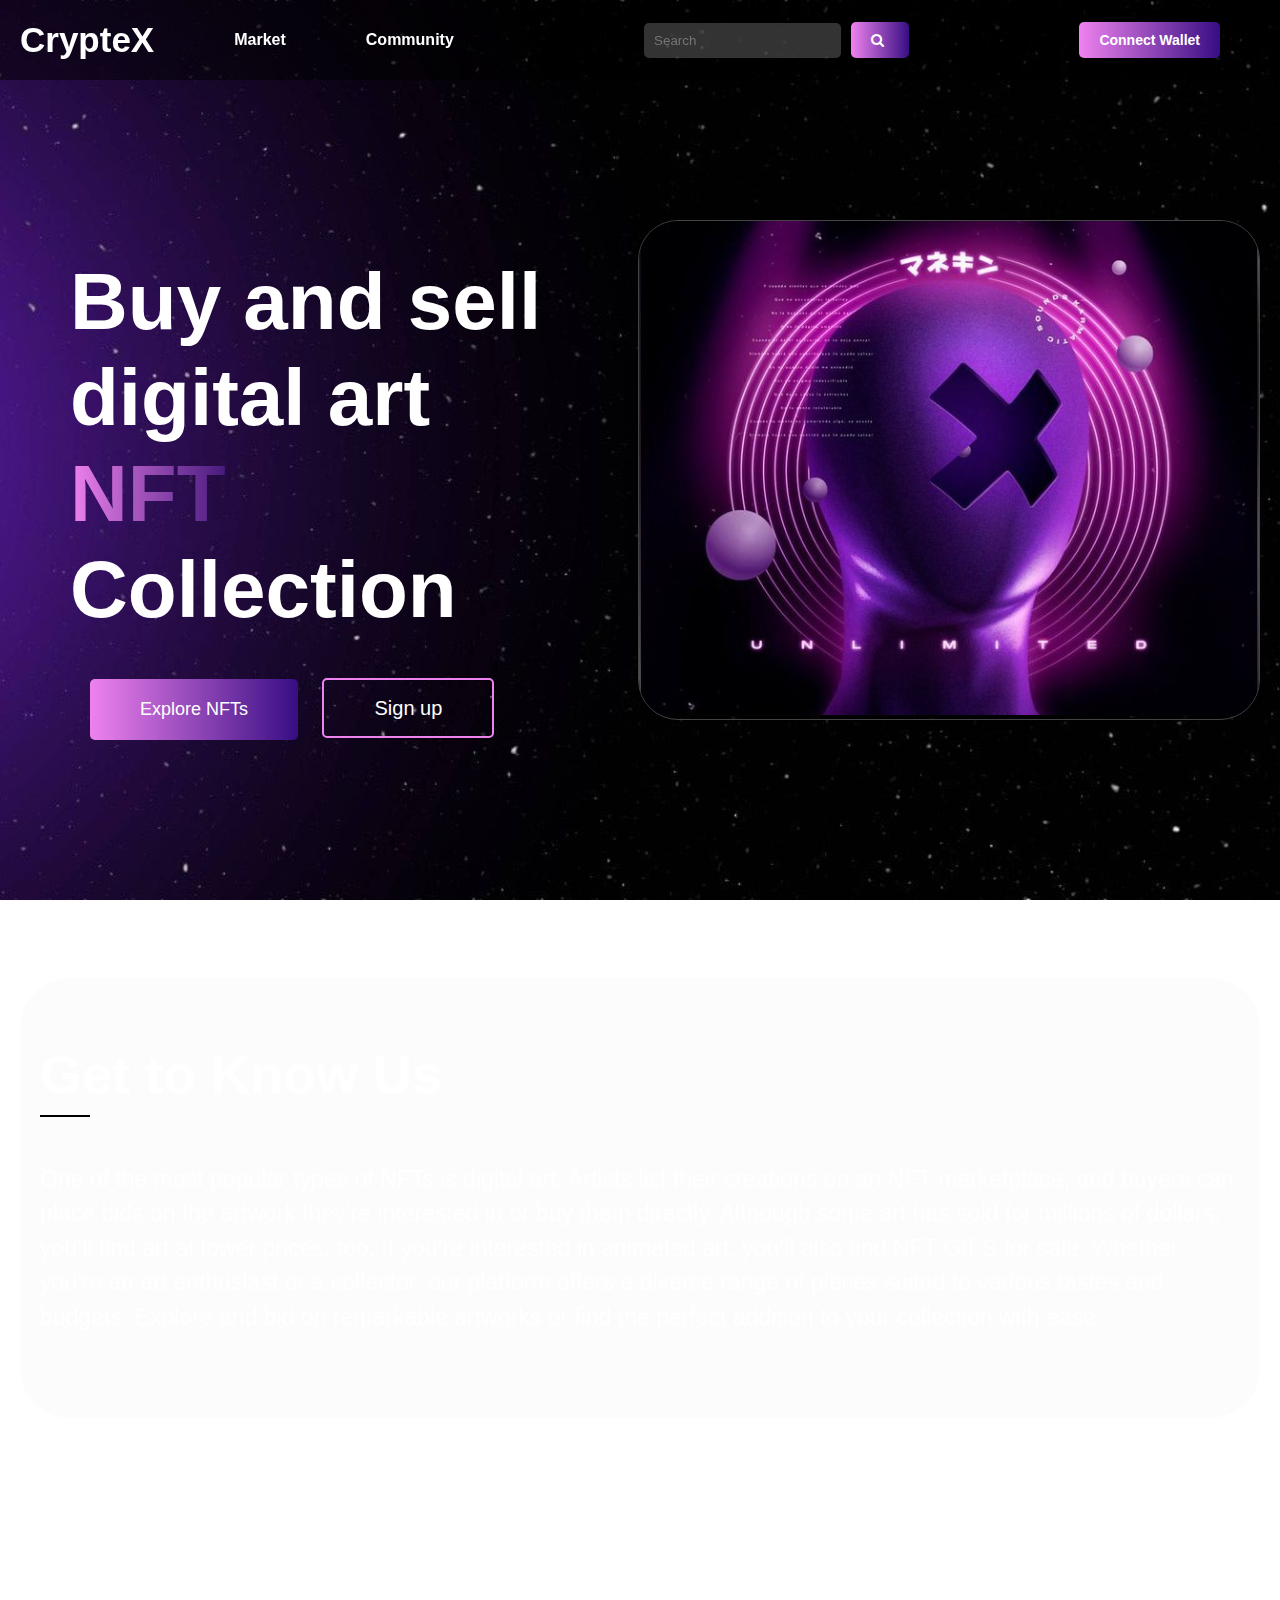
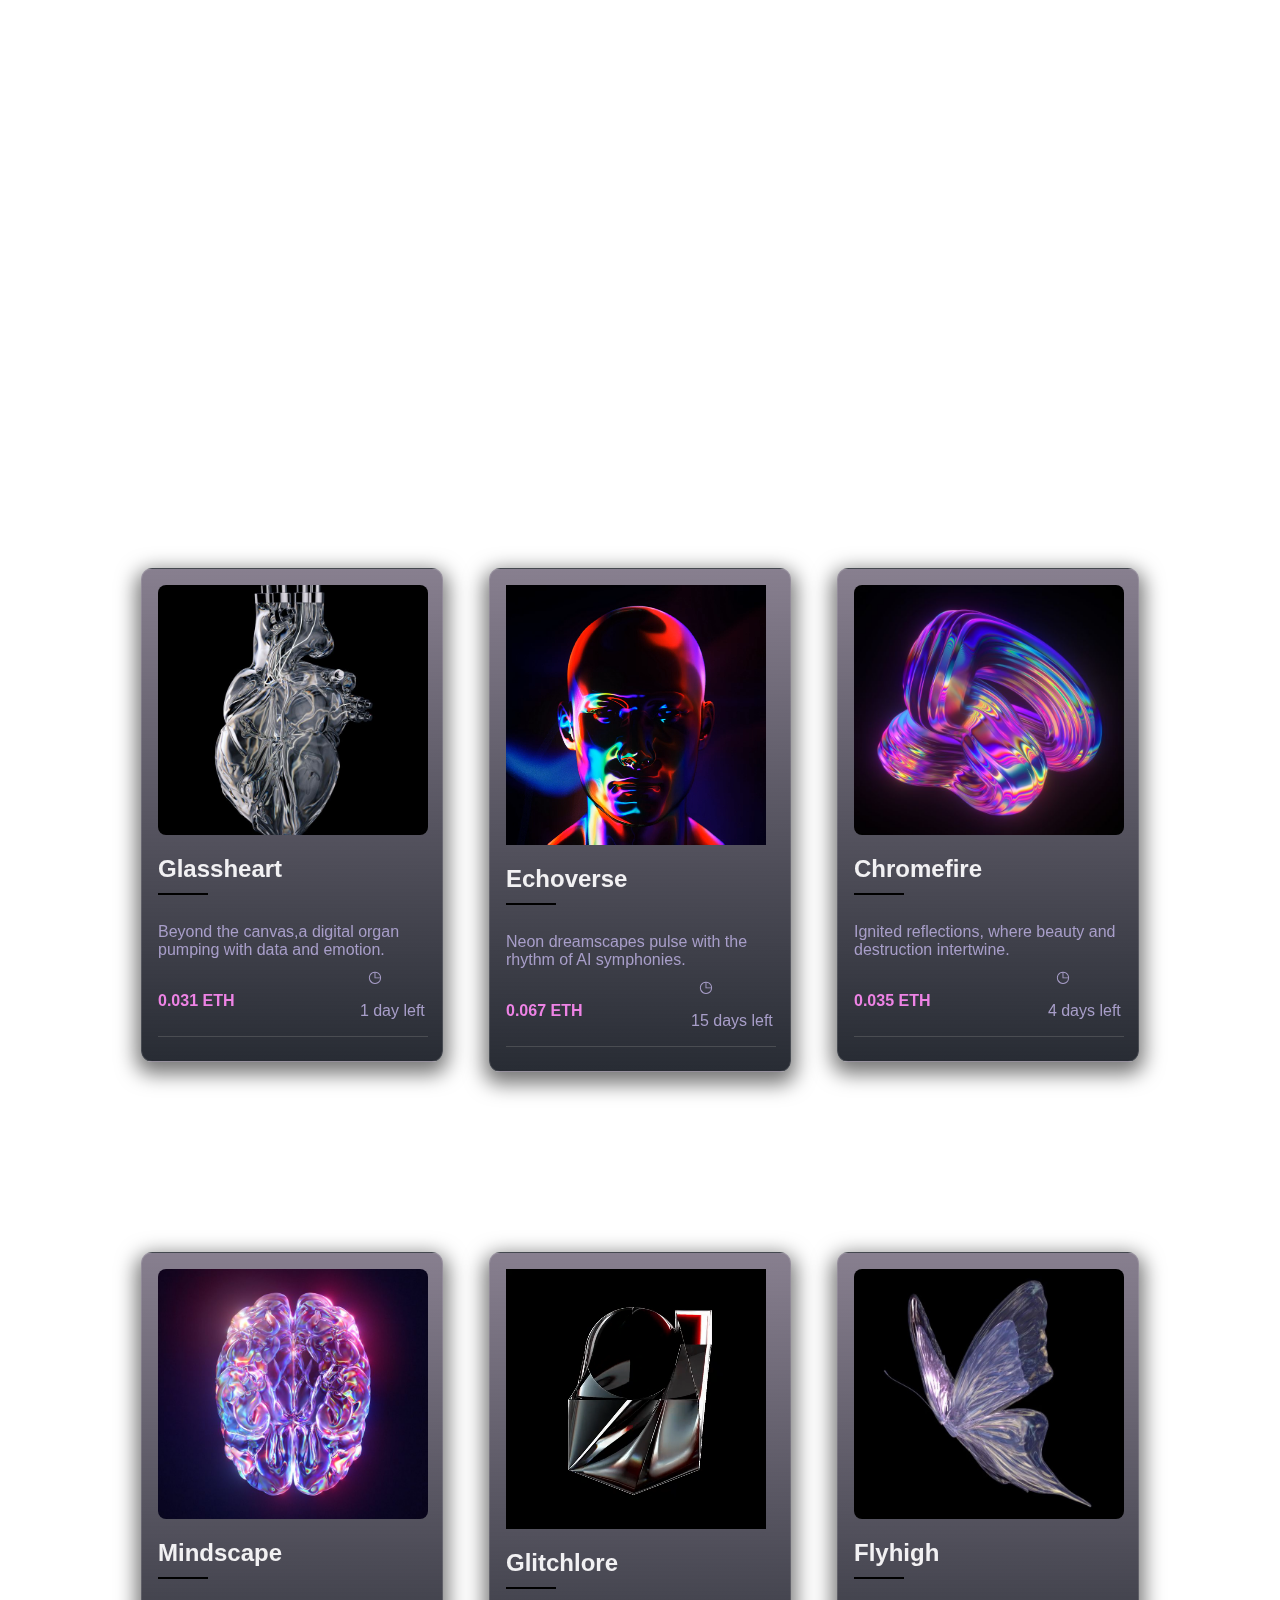
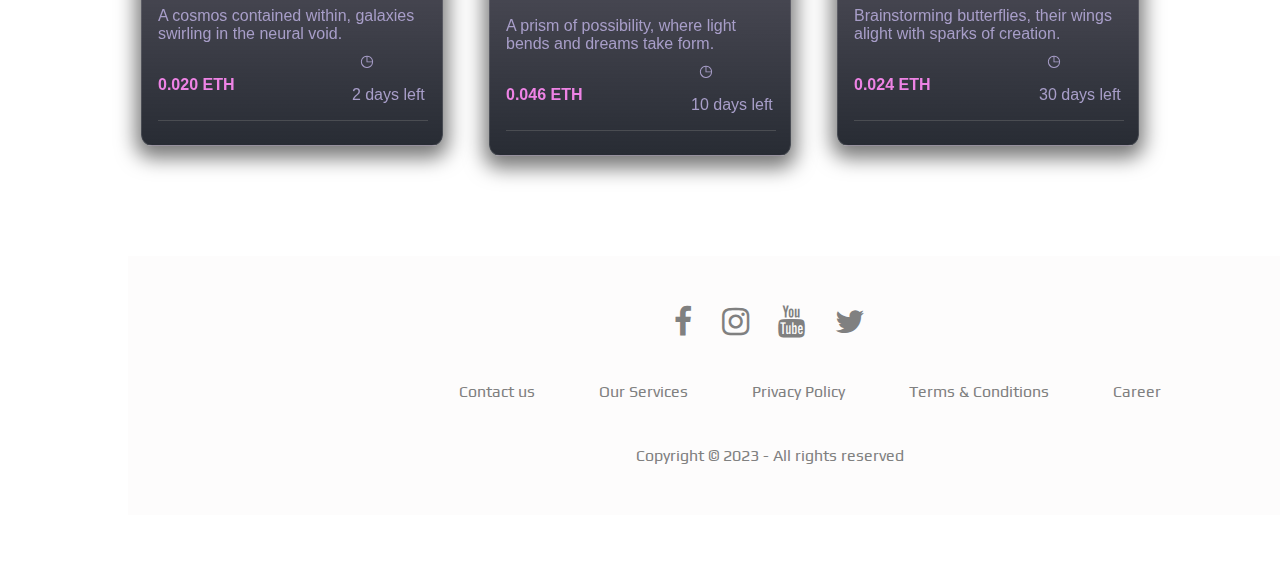
<file: CrypteX/index.html>
<!DOCTYPE html>
<html lang="en">
<head>
  <meta charset="UTF-8">
  <title>NFT Showcase</title>
  <link rel="stylesheet" href="https://unpkg.com/swiper/swiper-bundle.min.css">
  <link rel="preconnect" href="https://fonts.gstatic.com">
  <link href="https://fonts.googleapis.com/css2?family=Fredoka+One&family=Play&display=swap" rel="stylesheet"> 
  <link rel="stylesheet" href="https://cdnjs.cloudflare.com/ajax/libs/font-awesome/4.7.0/css/font-awesome.min.css">
  <link rel="stylesheet" href="css/main.css">

</head>
<body>
    <div class="navbar">
        <div class="logo-container">
          <div class="logo-text">CrypteX</div>
          <div class="nav-links">
            <a href="html/market.html" class="nav-link">Market</a>
            <a href="html/about.html" class="nav-link">Community</a>
          </div>
        </div>
    
        <div class="search-bar">
          <input type="text" placeholder="Search" class="search-input">
          <button class="search-button">
            <span class="search-icon"><i class="fa fa-search"></i></span><!-- Search icon entity -->
          </button>
        </div>

        <div>
          <a href="html/checkout.html" class="Click-here">Connect Wallet</a>
        
      </div>
    </div>
    
                   
      <div class="container">
        <div class="text">
          <h1 style="color: white;">Buy and sell digital art <span style="background: linear-gradient(to right, violet, rgb(71, 26, 125)); -webkit-background-clip: text; -webkit-text-fill-color: transparent;">NFT</span> Collection</h1>
          <a href="#profile-cards-section" class="gradient-button">Explore NFTs</a>      <a href="html/signup.html" class="signup-button gradient-button">Sign up</a>

        </div>
        <div class="image-box" width="70">
          <img src="images/karma.jpg" alt="NFT Image">
        </div>
      </div><br>
      <div class="glass-box">
        <div class="glass-content">
          <h2>Get to Know Us</h2>
          <p>One of the most popular types of NFTs is digital art. Artists list their creations on an NFT marketplace, and buyers can place bids on the artwork they’re interested in or buy them directly. Although some art has sold for millions of dollars, you’ll find art at lower prices, too. If you’re interested in animated art, you’ll also find NFT GIFS for sale. Whether you're an art enthusiast or a collector, our platform offers a diverse range of pieces suited to various tastes and budgets. Explore and bid on remarkable artworks or find the perfect addition to your collection with ease.</p>
        </div>
      </div>

      <div class="center-container">
        <h1 class="heading">
            <div>
                <p class="slide-up">Notable <span style="background: linear-gradient(to right, violet, rgb(71, 26, 125)); -webkit-background-clip: text; -webkit-text-fill-color: transparent;">NFT</span> Collections</p>
            </div>
          
        </h1>
      </div>
      
      <div class="profile-cards-container" id="profile-cards-section">
        <div class="profile-cards-wrapper">
  <div class="nft">
    <div class='main'>
      <img class='tokenImage' src="images/heart.jpg" alt="NFT" />
      <h2>Glassheart</h2>
      <p class='description'>Beyond the canvas,a digital organ pumping with data and emotion.</p>
      <div class='tokenInfo'>
        <div class="price">
          <p>0.031 ETH</p>
        </div>
        <div class="duration">
          <ins>◷</ins>
          <p>1 day left</p>
        </div>
      </div>
      <hr />
    </div>
  </div>
  <div class="nft">
    <div class='main'>
      <video width="260" height="auto"  border-radius="50" loop autoplay muted>
        <source src="images/au.mp4" type="video/mp4">
        Your browser does not support the video tag.
      </video>
      <h2>Echoverse</h2>
      <p class='description'>Neon dreamscapes pulse with the rhythm of AI symphonies.</p>
      <div class='tokenInfo'>
        <div class="price">
          <p>0.067 ETH</p>
        </div>
        <div class="duration">
          <ins>◷</ins>
          <p>15 days left</p>
        </div>
      </div>
      <hr />
    </div>
  </div>
  <div class="nft">
    <div class='main'>
      <img class='tokenImage' src="images/Chromefire.jpg" alt="NFT" />
      <h2>Chromefire </h2>
      <p class='description'>Ignited reflections, where beauty and destruction intertwine.</p>
      <div class='tokenInfo'>
        <div class="price">
          <p>0.035 ETH</p>
        </div>
        <div class="duration">
          <ins>◷</ins>
          <p>4 days left</p>
        </div>
      </div>
      <hr />
    </div>
  </div>
  
  <script src="https://unpkg.com/swiper/swiper-bundle.min.js"></script>
  <script src="https://unpkg.com/swiper/swiper-bundle.min.js"></script>
  <div class="nft">
    <div class='main'>
      <img class='tokenImage' src="images/brain.jpg" alt="NFT" />
      <h2>Mindscape</h2>
      <p class='description'>A cosmos contained within, galaxies swirling in the neural void.</p>
      <div class='tokenInfo'>
        <div class="price">
          <p>0.020 ETH</p>
        </div>
        <div class="duration">
          <ins>◷</ins>
          <p>2 days left</p>
        </div>
      </div>
      <hr />
    </div>
  </div>
  <div class="nft">
    <div class='main'>
      <video id="myVideo" width="260" height="auto" border-radius="50" loop autoplay muted>
        <source src="images/whitey.mp4" type="video/mp4">
        Your browser does not support the video tag.
      </video>
      <h2>Glitchlore</h2>
      <p class='description'>A prism of possibility, where light bends and dreams take form.</p>
      <div class='tokenInfo'>
        <div class="price">
          <p>0.046 ETH</p>
        </div>
        <div class="duration">
          <ins>◷</ins>
          <p>10 days left</p>
        </div>
      </div>
      <hr />
    </div>
  </div>
  <script src="https://unpkg.com/swiper/swiper-bundle.min.js"></script>
  <script src="https://unpkg.com/swiper/swiper-bundle.min.js"></script>
  <div class="nft">
    <div class='main'>
      <img class='tokenImage' src="images/butterfly.jpg" alt="NFT" />
      <h2>Flyhigh</h2>
      <p class='description'>Brainstorming butterflies, their wings alight with sparks of creation.</p>
      <div class='tokenInfo'>
        <div class="price">
          <p>0.024 ETH</p>
        </div>
        <div class="duration">
          <ins>◷</ins>
          <p>30 days left</p>
        </div>
      </div>
      <hr />
    </div>
  </div>
  <footer>
    <div class="footer">
      <div class="row">
        <a href="#"><i class="fa fa-facebook"></i></a>
        <a href="#"><i class="fa fa-instagram"></i></a>
        <a href="#"><i class="fa fa-youtube"></i></a>
        <a href="#"><i class="fa fa-twitter"></i></a>
      </div>

      <div class="row">
        <ul>
          <li><a href="#">Contact us</a></li>
          <li><a href="#">Our Services</a></li>
          <li><a href="#">Privacy Policy</a></li>
          <li><a href="#">Terms & Conditions</a></li>
          <li><a href="#">Career</a></li>
        </ul>
      </div>

      <div class="row">
       Copyright © 2023 - All rights reserved 
      </div>
    </div>
  </footer>
  
  <script src="js/script.js"></script>
</body>
</html>
</file>
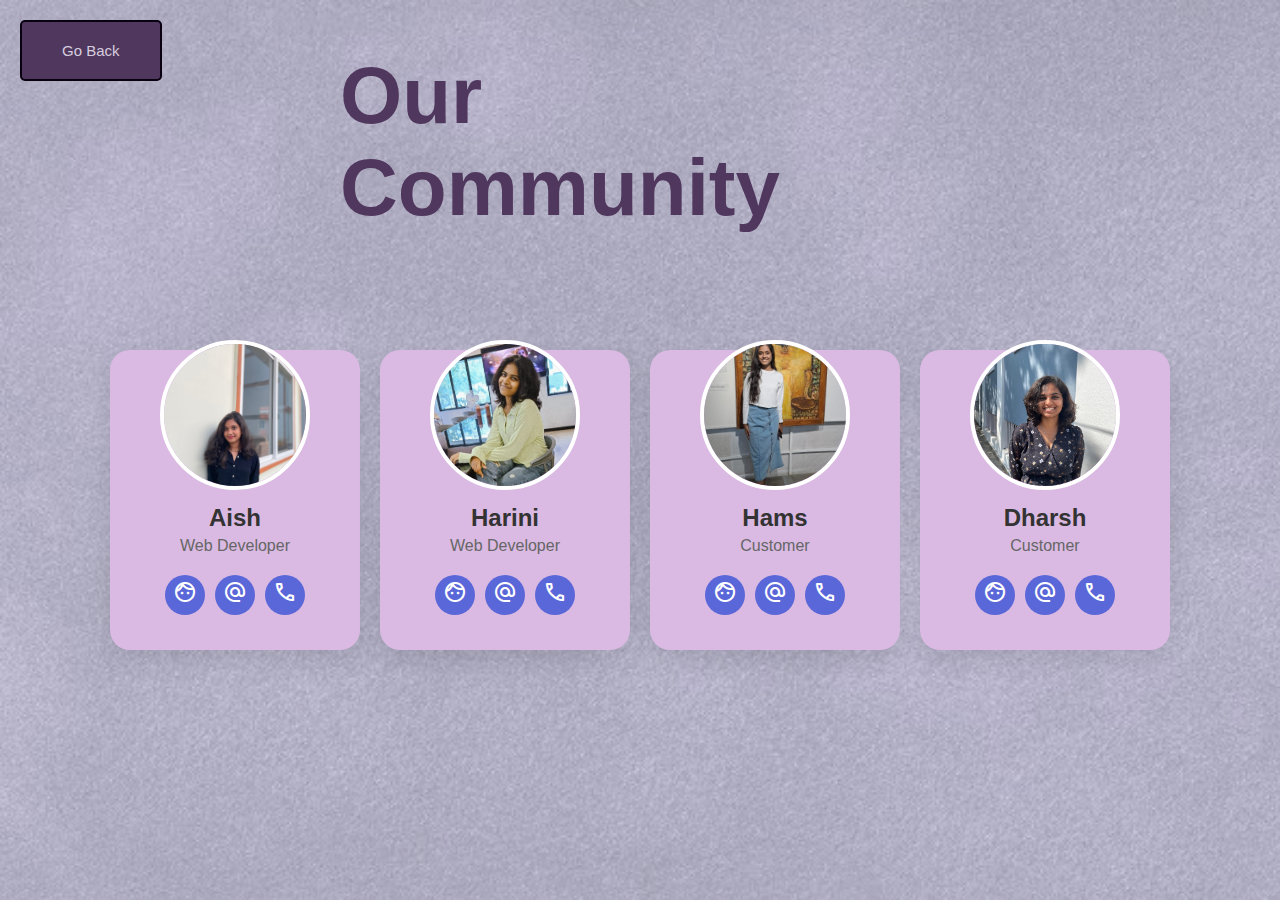
<file: CrypteX/html/about.html>
<!DOCTYPE html>
<html lang="en">
<head>
<meta charset="UTF-8">
<meta name="viewport" content="width=device-width, initial-scale=1.0">
<title>Interactive Profile Card</title>
<link href="https://fonts.googleapis.com/icon?family=Material+Symbols+Outlined" rel="stylesheet">

<style>
  *, *::before, *::after {
    box-sizing: border-box;
    margin: 0;
    padding: 0;
  }

  body, html {
    width: 100%;
    height: 100%;
    font-family: 'Poppins', sans-serif;
    position: relative;
  }

  .bg-indigo-400, .before\:bg-cover {
    background-image: url('../images/gh.jpg'); /* Replace 'your-image.jpg' with your image URL */
    background-size: cover;
    display: flex;
    justify-content: center;
    align-items: center;
    min-height: 100vh;
    position: relative;
    z-index: 0;
  }

  .before\:bg-cover:before {
    content: "";
    background-color: honeydew; /* Replace 'your-image.jpg' with your image URL */
    opacity: 0.5;
    top: 0;
    left: 0;
    bottom: 0;
    right: 0;
    position: absolute;
    z-index: -1;
  }

  .cards-container {
    display: flex;
    flex-direction: row; /* Arrange cards horizontally */
    justify-content: center;
    gap: 20px; /* Adjust spacing between cards */
    padding: 20px;
    margin-top: 100px ;
  }

  .card {
    background: rgb(218, 186, 226);
    border-radius: 20px;
    padding: 50px;
    box-shadow: 0 10px 25px rgba(0, 0, 0, 0.1);
    width: 100%;
    max-width: 900px; /* Adjust maximum width of cards */
    height: 300px;
    text-align: center;
    position: relative;
    z-index: 1;
  }

  .card img {
    border-radius: 50%;
    width: 150px;
    height: 150px;
    object-fit: cover;
    border: 4px solid white;
    margin-top: -60px;
    object-fit: cover;
  }

  .card h2 {
    font-family: 'League Spartan', sans-serif;
    margin: 10px 0 5px;
    font-size: 24px;
    color: #333;
  }

  .card p {
    font-family: 'League Spartan', sans-serif;
    color: #666;
    font-size: 16px;
  }

  .social-icons {
    list-style: none;
    padding: 0;
    display: flex;
    justify-content: center;
    gap: 10px;
    margin-top: 20px;
  }

  .social-icons li {
    width: 40px;
    height: 40px;
    background-color: #5a67d8;
    color: white;
    border-radius: 50%;
    display: flex;
    justify-content: center;
    align-items: center;
  }

  .social-icons li a {
    color: white;
    font-size: 24px;
    display: inline-block;
  }

  .community-text {
    position: absolute;
    top: 40px;
    left: 50%;
    transform: translateX(-50%);
    font-family: 'League Spartan', sans-serif;
    font-size: 80px;
    color: rgb(80, 55, 94);
    font-weight: bold;
    align-items: center;
    padding: 10px 20px;
    border-radius: 10px;
    margin-bottom: 200px; 
  }

  /* Go back button */
  .go-back-btn {
    font-family: 'Poppins', sans-serif;
    position: fixed;
    top: 20px;
    left: 20px;
    background-color: rgb(80, 55, 94);
    color: #d6cdde;
    border: 2px solid #090111;
    padding: 20px 40px;
    border-radius: 5px;
    cursor: pointer;
    z-index: 9999;
    font-size: 15px;
  }
</style>
</head>
<body class="bg-indigo-400 before:bg-cover">
  <button class="go-back-btn" onclick="window.location.href = '../index.html'">Go Back</button>
  <div class="community-text">Our Community  </div>
  <br>
  <div class="cards-container">
    <!-- Your card elements here -->
    <div class="card">
      <img src="../images/aishu.jpeg" alt="Profile picture">
      <h2>Aish</h2>
      <p>Web Developer</p>
      <ul class="social-icons">
        <li><a href="#"><span class="material-symbols-outlined">face</span></a></li>
        <li><a href="#"><span class="material-symbols-outlined">alternate_email</span></a></li>
        <li><a href="#"><span class="material-symbols-outlined">phone</span></a></li>
      </ul>
    </div>
    <div class="card">
      <img src="../images/harini.jpg" alt="Profile picture">
      <h2>Harini</h2>
      <p>Web Developer</p>
      <ul class="social-icons">
        <li><a href="#"><span class="material-symbols-outlined">face</span></a></li>
        <li><a href="#"><span class="material-symbols-outlined">alternate_email</span></a></li>
        <li><a href="#"><span class="material-symbols-outlined">phone</span></a></li>
      </ul>
    </div>
    <div class="card">
      <img src="../images/dharsh.jpeg" alt="Profile picture">
      <h2>Hams</h2>
      <p>Customer</p>
      <ul class="social-icons">
        <li><a href="#"><span class="material-symbols-outlined">face</span></a></li>
        <li><a href="#"><span class="material-symbols-outlined">alternate_email</span></a></li>
        <li><a href="#"><span class="material-symbols-outlined">phone</span></a></li>
      </ul>
    </div>
    <div class="card">
      <img src="../images/hams.jpeg" alt="Profile picture">
      <h2>Dharsh</h2>
      <p>Customer</p>
      <ul class="social-icons">
        <li><a href="#"><span class="material-symbols-outlined">face</span></a></li>
        <li><a href="#"><span class="material-symbols-outlined">alternate_email</span></a></li>
        <li><a href="#"><span class="material-symbols-outlined">phone</span></a></li>
      </ul>
    </div>
  </div>
</body>
</html>
</file>
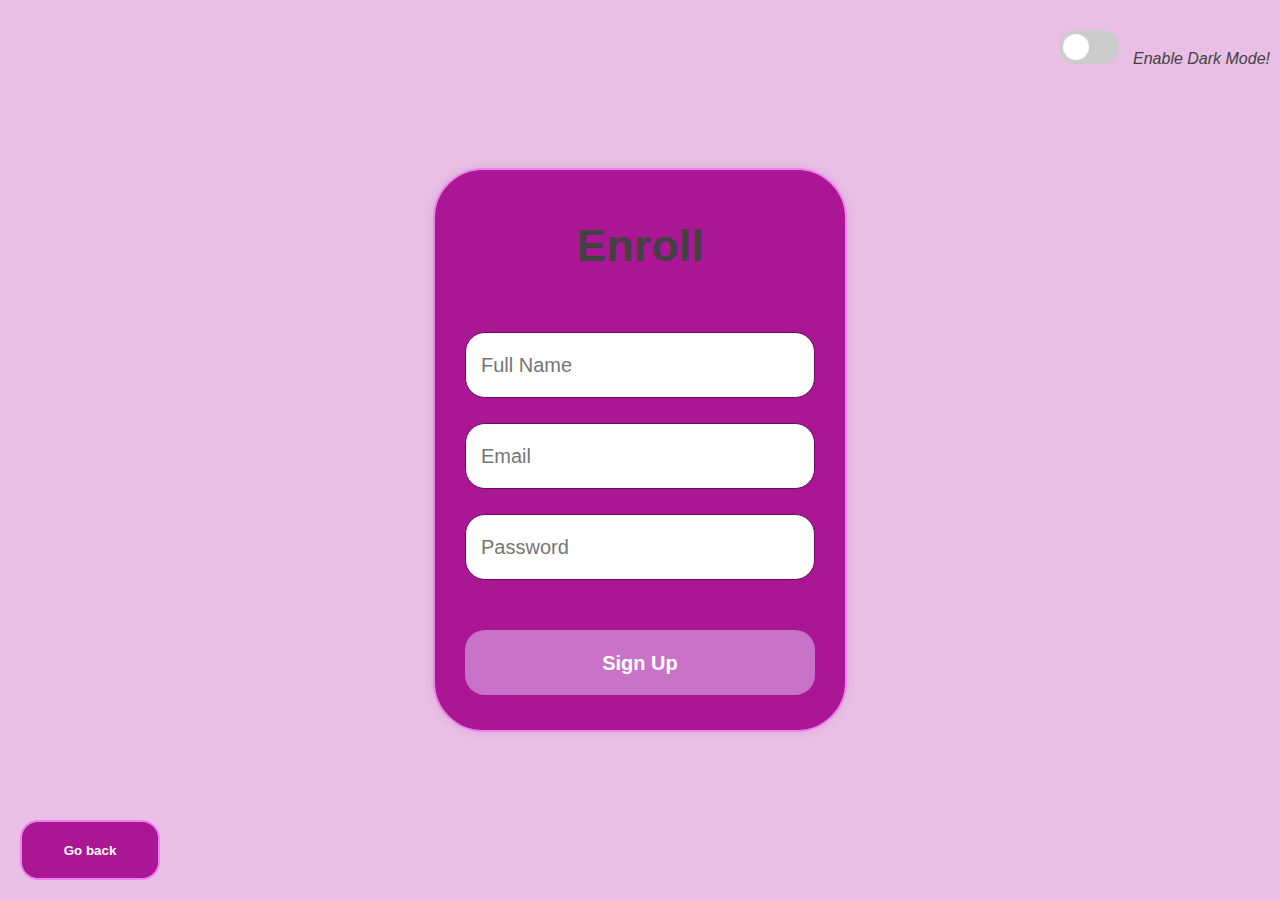
<file: CrypteX/html/signup.html>
<!DOCTYPE html>
<html>
<head>
  <title>Signup with Dark Mode Toggle</title>
  <style>
    :root {
        --primary-color: #020110;
        --secondary-color: #536390;
        --font-color: #424242;
        --bg-color: #eabfe6;
        --heading-color: #292922;
    }
    
    [data-theme="dark"] {
        --primary-color: #9A97F3;
        --secondary-color: #818cab;
        --font-color: #fff;
        --bg-color: #161625;
        --heading-color: #818cab;
    }
    
    body {
        background-color: var(--bg-color);
        color: var(--font-color);
        font-family: 'league spartin', sans-serif;
        margin: 0;
        padding: 0;
        display: flex;
        justify-content: center;
        align-items: center;
        height: 100vh;
    }

    .signup-container {
        width: 350px;
        padding: 30px;
        background-color: #ab1694;
        border-radius: 50px;
        border: 2px solid violet;
        box-shadow: 0 0 10px rgba(0, 0, 0, 0.1);
        height: 500px;
        position: relative;
        
    }

    .signup-title {
        font-weight: bold;
        text-align: center;
        margin-bottom: 60px;
        font-size: 45px;
    }

    .signup-form {
        display: flex;
        flex-direction: column;
        margin-top: 20px;
    }

    .signup-form input[type="text"],
    .signup-form input[type="email"],
    .signup-form input[type="password"],
    .signup-form input[type="submit"] {
        margin-bottom: 25px;
        padding: 10px 20px 30px 40px;
        border-radius: 20px;
        border: 1px solid rgb(101, 11, 101);
        font-family: 'Poppins', sans-serif;
        font-size: 20px;
        text-align: flex-start;
        padding: 12px 15px; /* Adjust padding as needed */
        line-height: 20px;
        height: 40px;
    }

    .signup-form input[type="submit"] {
        border: none;
        background-color: rgb(200, 114, 200);
        color: #fff;
        cursor: pointer;
        font-weight: bold;
        margin-bottom: 80px;
        margin-top: 25px;
        height: 65px;
    }

    .signup-form input[type="submit"]:hover {
        background-color: #ae24c6;
    }

    .theme-switch-wrapper {
        position: absolute;
        top: 30px;
        right: 10px;
    }

    em {
        margin-left: 10px;
        font-size: 1rem;
    }

    .theme-switch {
        display: inline-block;
        height: 34px;
        position: relative;
        width: 60px;
    }

    .theme-switch input {
        display: none;
    }

    .slider {
        background-color: #ccc;
        bottom: 0;
        cursor: pointer;
        left: 0;
        position: absolute;
        right: 0;
        top: 0;
        transition: .4s;
        border-radius: 34px;
    }

    .slider:before {
        background-color: #fff;
        bottom: 4px;
        content: "";
        height: 26px;
        left: 4px;
        position: absolute;
        transition: .4s;
        width: 26px;
        border-radius: 50%;
    }

    input:checked + .slider {
        background-color: var(--primary-color);
    }

    input:checked + .slider:before {
        transform: translateX(26px);
    }

    .welcome-message {
        display: none;
        text-align: center;
        font-size: 20px;
        color: #ba22b0;
        border: 2px solid #b322bb;
        padding: 2px 10px;
        background-color: #0b0a0b;
        border-radius: 20px;
        position: fixed;
        top: 20px;
        left: 50%;
        transform: translateX(-50%);
        z-index: 9999;
        width: 60%;
        max-width: 300px;
    }

    .go-back-container {
        position: fixed;
        bottom: 20px; /* Adjust the distance from the bottom as needed */
        left: 20px; /* Adjust the distance from the left as needed */
        z-index: 999;
    }

    .go-back-button {
        background-color: #ab1694; /* Use the same violet color */
        border: 2px solid violet;
        border-radius: 18px;
        color: #fff;
        cursor: pointer;
        font-weight: bold;
        padding: 12px 24px;
        transition: background-color 0.3s ease;
        width: 140px;
        height: 60px;
    }

    .go-back-button:hover {
        background-color: #96087c; /* Adjust hover color if needed */
    }
    .go-back-button a {
        color: #fff; /* Font color for the link */
        text-decoration: none; /* Remove underline */
    }
    
  </style>
</head>
<body>
    <div class="theme-switch-wrapper">
        <label class="theme-switch" for="checkbox">
            <input type="checkbox" id="checkbox" />
            <div class="slider"></div>
        </label>
        <em>Enable Dark Mode!</em>
    </div>

    <form class="signup-container" action="#" method="post">
        <div class="signup-form">
            <div class="signup-title">Enroll</div>
            <input type="text" name="fullname" placeholder="Full Name" required>
            <input type="email" name="email" placeholder="Email" required>
            <input type="password" name="password" placeholder="Password" required>
            <input type="submit" value="Sign Up">
        </div>
        <div class="welcome-message">
            <p>Welcome to the community! 🤖</p>
        </div>
        <div class="go-back-container">
            <button class="go-back-button" onclick="goBack()" aria-label="Go back">
                <a href="../index.html">Go back</a>
            </button>
        </div>
    </form>

    <script>
        const toggleSwitch = document.querySelector('.theme-switch input[type="checkbox"]');

        function switchTheme(e) {
            if (e.target.checked) {
                document.documentElement.setAttribute('data-theme', 'dark');
                localStorage.setItem('theme', 'dark');
            }
            else {
                document.documentElement.setAttribute('data-theme', 'light');
                localStorage.setItem('theme', 'light');
            }    
        }

        toggleSwitch.addEventListener('change', switchTheme, false);

        const currentTheme = localStorage.getItem('theme') ? localStorage.getItem('theme') : null;

        if (currentTheme) {
            document.documentElement.setAttribute('data-theme', currentTheme);

            if (currentTheme === 'dark') {
                toggleSwitch.checked = true;
            }
        }

        const signupForm = document.querySelector('.signup-container');

        signupForm.addEventListener('submit', function(event) {
            event.preventDefault();

            const welcomeMessage = document.querySelector('.welcome-message');
            welcomeMessage.style.display = 'block';

            signupForm.reset();
        });

        function goBack() {
            window.history.back();
        }
    </script>
</body>
</html>
</file>
<file: CrypteX/css/main.css>
body {
    margin: 0;
    padding: 0;
    font-family: 'Poppins', sans-serif; /* Use Poppins font */
    background: url('../images/meta.jpg') no-repeat center center fixed;
    background-size: cover;
    color: rgb(242, 241, 243);
    
  }

  .navbar {
    display: flex;
    justify-content: space-between;
    align-items: center;
    padding: 20px;
    position: fixed;
    width: 100%;
    background-color: rgba(0, 0, 0, 0.5); /* Adjust as needed for transparency */
    z-index: 1000;
  }

  .logo-container {
    font-size: 20px;
    font-weight: bold;
    display: flex;
    align-items: center;
  }

  .logo {
    width: 40px; /* Adjust the size of your logo */
    height: 40px; /* Adjust the size of your logo */
    margin-right: 10px;
  }

  .logo-text {
    font-family: 'League Spartan', sans-serif;
    color: white;
    font-size: 35px;
    font-weight: bold;
  }

  .nav-links {
    display: flex;
    margin-left: 40px;
  }

  .nav-link {
    color: white;
    margin: 0 40px;
    text-decoration: none;
    font-size: 16px;
    font-weight: bold;
  }

  .search-bar {
    display: flex;
    align-items: center;
    margin-right: 20px;
  }

  .search-input {
    border: none;
    background-color: rgba(255, 255, 255, 0.2); /* Adjust as needed for transparency */
    padding: 10px;
    color: white;
    border-radius: 5px;
    margin-right: 10px;
  }

  .search-button {
    background: linear-gradient(to right, violet, rgb(55, 14, 131));
    border: none;
    color: white;
    padding: 10px 20px;
    text-align: center;
    text-decoration: none;
    font-size: 14px;
    border-radius: 5px;
    cursor: pointer;
    display: flex; /* Add display: flex; to make it a flex container */
    align-items: center; /* Center the icon vertically */
  }

  .search-icon {
    margin-right: 5px; /* Add margin to the right for spacing */
    
  }


  .container {
    display: flex;
    justify-content: space-between;
    align-items: center;
    height: 100vh;
    padding: 20px;
  }

  .text {
    width: 40%;
    text-align: left;
    margin-left: 50px;
  }

  .image-box {
    width: 50%;
    border: 0.5px solid rgb(68, 67, 69);
    border-radius: 40px;
    overflow: hidden;
  }

  img {
    width: 100%;
    height: auto;
  }

  .text h1 {
    font-family: 'League Spartan', sans-serif; /* Use Poppins font */
    font-size: 80px;
    font-weight: bold;
    margin-bottom: 20px; /* Adjusted margin to reduce space between lines */
    line-height: 1.2; /* Adjusted line-height to reduce space between lines */
    -webkit-background-clip: text;
    -webkit-text-fill-color: white;
  }
  .profile-card h2 {
    font-size: 20px; /* Adjust the font size as needed */
    font-weight: bold;
  }
  

  .buy-sell-text {
    font-size: 24px;
    font-weight: bold;
    text-transform: uppercase;
  }

  .profile-cards {
    display: flex;
    justify-content: space-between;
    align-items: flex-start;
    padding: 10px;
  }

  .profile-cards-container {
    padding-top: 50vh; /* Adjust as needed for spacing */
  }
  
  .profile-cards-wrapper {
    width: 80%;
    display: flex;
    justify-content: space-between;
    align-items: flex-start;
    flex-wrap: wrap;
    gap: 20px;
    margin: 0 auto;
    padding-bottom: 50px; /* Adjust as needed for spacing */
  }
 
  
  .profile-card {
    width: calc(32% - 20px);
    height: 450px;
    padding: 10px;
    background-color: rgba(5, 4, 5, 0.7);
    border-radius: 10px;
    text-align: center;
    overflow: hidden;
    flex-direction: column;
    position: relative;
    transition: transform 0.3s ease;
    
  }
  
  .profile-card:hover {
    transform: translateY(-10px); /* Shift card up on hover */
  }
  
  .profile-card::before {
    content: '';
    position: absolute;
    top: 0;
    left: 0;
    width: 100%;
    height: 100%;
    background-color: rgba(0, 0, 0, 0.5); /* Transparent black overlay */
    z-index: 1;
    border-radius: 10px;
    transition: opacity 0.3s ease;
    opacity: 0; /* Initially transparent */
  }
  
  .profile-card:hover::before {
    opacity: 1; /* Show overlay on hover */
  }
  
  .profile-card img {
    width: 100%;
    border-radius: 0;
    height: 80%;
    object-fit: cover;
    margin-bottom: 10px;
  }

  .cart-icon {
    background: linear-gradient(to right, violet, rgb(55, 14, 131));
    border: none;
    color: white;
    padding: 10px 20px;
    text-align: center;
    text-decoration: none;
    font-size: 14px;
    border-radius: 5px;
    cursor: pointer;
    display: flex; /* Add display: flex; to make it a flex container */
    align-items: center; /* Center the icon vertically */
    margin-right: 50px;
  }
  

  .gradient-button {
    background: linear-gradient(to right, violet, rgb(55, 14, 131)); /* Gradient for the button */
    border: none;
    color: white;
    padding: 20px 50px;
    text-align: center;
    text-decoration: none;
    display: inline-block;
    font-family: 'League Spartan', sans-serif;
    font-size: 18px;
    border-radius: 5px;
    margin-top: 20px;
    margin-left: 20px;
    cursor: pointer;
  }

.nft {
  /* Styles from the provided NFT card */
  user-select:none;
  max-width: 300px;
  margin: 5rem auto;
  border: 1px solid #ffffff22;
  background-color: #282c34;
  background: linear-gradient(0deg, rgba(40,44,52,1) 0%, rgba(17,0,32,.5) 100%);
  box-shadow: 0 7px 20px 5px #00000088;
  border-radius: .7rem;
  backdrop-filter: blur(7px);
  -webkit-backdrop-filter: blur(7px);
  overflow: hidden;
  transition: .5s all;
}

.nft:hover {
  border: 1px solid #ffffff44;
  box-shadow: 0 7px 50px 10px #000000aa;
  transform: scale(1.015);
  filter: brightness(1.3);
}

/* Additional styles from the provided NFT card */
hr {
  width: 100%;
  border: none;
  border-bottom: 1px solid #88888855;
  margin-top: 0;
}

ins {
  text-decoration: none;
}

.nft .main {
  display: flex;
  flex-direction: column;
  width: 90%;
  padding: 1rem;
}

.nft .tokenImage {
  border-radius: .5rem;
  max-width: 100%;
  height: 250px;
  object-fit: cover;
}

.nft .description {
  margin: .5rem 0;
  color: #a89ec9;
}

.nft .tokenInfo {
  display: flex;
  justify-content: space-between;
  align-items: center;
  color: #a89ec9;
  margin-right: .2rem;
}

.nft .price {
  display: flex;
  align-items: center;
  color: #ee83e5;
  font-weight: 700;
}

.nft .duration ins {
  margin: .5rem;
  margin-bottom: .4rem;
}

.nft .creator {
  display: flex;
  align-items: center;
  margin-top: .2rem;
  margin-bottom: -.3rem;
}

.nft .creator ins {
  color: #a89ec9;
  text-decoration: none;
}

.nft .creator .wrapper {
  display: flex;
  align-items: center;
  border: 1px solid #ffffff22;
  padding: .3rem;
  margin: 0;
  margin-right: .5rem;
  border-radius: 100%;
  box-shadow: inset 0 0 0 4px #000000aa;
}

.nft .creator img {
  border-radius: 100%;
  border: 1px solid #ffffff22;
  width: 2rem;
  height: 2rem;
  object-fit: cover;
  margin: 0;
}
.glass-box {
  background: hsla(0, 10%, 90%, 0.1); /* Adjust opacity as needed */
  backdrop-filter: blur(10px);
  -webkit-backdrop-filter: blur(10px);
  padding: 20px;
  border-radius: 50px;
  margin: 20px auto; /* Adjust margin as needed */
  max-width: 1200px;
  height: 400px;
}

.glass-content {
  text-align: flex-start;
  color: white;
  
}

.glass-content h2 {
  font-family: 'League Spartan', sans-serif;
  font-size: 54px;
 
    
}


.glass-content p {
  font-size: 23px;
  margin-top: 20px; /* Adjust the margin-top for more spacing */
  line-height: 1.5; /* Adjust the line-height for spacing between lines */
  font-family: 'League Spartan', sans-serif;
  font-weight: normal; /* Set the font weight to normal */
}

h2::after {
  content: "";
  display: block;
  width: 50px; /* Adjust the width of the line */
  height: 2px; /* Adjust the thickness of the line */
  background-color: #000; /* Change the color of the line if needed */
  margin-top: 10px; /* Adjust the space between h2 and the line */
}

.footer {
background:  hsla(0, 10%, 90%, 0.1);
padding: 30px 0px;
font-family: 'Play', sans-serif;
text-align: center;
color: gray;
width: 160%;
z-index: 1000;
}

.footer .row {
width: 100%;
margin: 1% 0%;
padding: 0.6% 0%;
font-size: 1em;
}

.footer .row a {
text-decoration: none;
color: gray;
transition: 0.5s;
}

.footer .row a:hover {
color: #fff;
}

.footer .row ul {
width: 100%;
}

.footer .row ul li {
display: inline-block;
margin: 0px 30px;
}

.footer .row a i {
font-size: 2em;
margin: 0% 1%;
}

@media (max-width: 720px) {
.footer {
  text-align: left;
  padding: 5%;
}
.footer .row ul li {
  display: block;
  margin: 10px 0px;
  text-align: left;
}
.footer .row a i {
  margin: 0% 3%;
}
}
.Notable-Collections {
    font-size: 24px;
    font-weight: bold;
    text-transform: uppercase;
  }
  
.center-container {
font-family: 'League Spartan', sans-serif;
font-size: 35px;
font-weight: bold;
text-align: center;
position: relative;
top: 250px; 
}

.slide-up {
opacity: 0;
animation: slide-up 0.75s cubic-bezier(0.65, 0, 0.35, 1) both;
}

@keyframes slide-up {
0% {
    transform: translateY(100px);
    opacity: 0;
}
100% {
    transform: translateY(0);
    opacity: 1;
}
}

.signup-button {
    background: transparent;
    border: 2px solid transparent;
    color: white;
    padding: 16.5px 50px;
    text-align: center;
    text-decoration: none;
    font-size: 20px;
    border-radius: 5px;
    cursor: pointer;
    margin-left: 20px;
    transition: border-color 0.3s ease;
    border-color: violet;
    font-family: 'League Spartan', sans-serif;
}

.Click-here {
    background: linear-gradient(to right, #ee82ee, rgb(55, 14, 131));
    border: none;
    color: white;
    padding: 10px 20px;
    text-align: center;
    text-decoration: none;
    font-family: 'League Spartan', sans-serif;
    font-weight: bold;
    font-size: 14px;
    border-radius: 5px;
    cursor: pointer;
    margin-right: 80px;
    
  }
.Click-here:hover{
    transition:background-image 3s ease-in-out;
    background-image: linear-gradient(90deg, #33116a 0%,#ee82ee 100%);
}

.custom-model-main {
text-align: center;
overflow: hidden;
position: fixed;
top: 0;
right: 0;
bottom: 0;
left: 0; /* z-index: 1050; */
-webkit-overflow-scrolling: touch;
outline: 0;
opacity: 0;
-webkit-transition: opacity 0.15s linear, z-index 0.15;
-o-transition: opacity 0.15s linear, z-index 0.15;
transition: opacity 0.15s linear, z-index 0.15;
z-index: -1;
overflow-x: hidden;
overflow-y: auto;
}

.model-open {
z-index: 99999;
opacity: 1;
overflow: hidden;
}
.custom-model-inner {
-webkit-transform: translate(0, -25%);
-ms-transform: translate(0, -25%);
transform: translate(0, -25%);
-webkit-transition: -webkit-transform 0.3s ease-out;
-o-transition: -o-transform 0.3s ease-out;
transition: -webkit-transform 0.3s ease-out;
-o-transition: transform 0.3s ease-out;
transition: transform 0.3s ease-out;
transition: transform 0.3s ease-out, -webkit-transform 0.3s ease-out;
display: inline-block;
vertical-align: middle;
width: 600px;
margin: 30px auto;
max-width: 97%;
}
.custom-model-wrap {
    background-color: white;
    border: 1px solid #ddd;
    border-radius: 10px;
    padding: 20px;
    box-shadow: 0 0 10px rgba(0, 0, 0, 0.1);
  }

/* Add this CSS for the wallet options */
.pop-up-content-wrap {
    text-align: center;
  }
  
.wallet-option {
    display: flex;
    align-items: center;
    padding: 10px;
    margin: 10px 0;
    cursor: pointer;
    border: 1px solid #ffffff; /* Add a border for separation */
    border-radius: 5px;
}
  
.wallet-logo {
    width: 30px; /* Adjust the logo size as needed */
    margin-right: 10px;
}
  
.wallet-option:hover {
    background-color: #f1f1f1; /* Add a hover effect */
}
  
  /* Adjust the close button style */
.close-btn {
    font-size: 20px;
    color: #000000;
    cursor: pointer;
}
  

@media screen and (min-width:800px){
.custom-model-main:before {
  content: "";
  display: inline-block;
  height: auto;
  vertical-align: middle;
  margin-right: -0px;
  height: 100%;
}
}
@media screen and (max-width:799px){
.custom-model-inner{margin-top: 45px;}
}

.custom-model-inner {
    /* Add these styles for debugging */
    background: white;
    color: black;
    z-index: 999;
    border-radius: 10px;
}
  
.bg-overlay {
    /* Add these styles for debugging */
    background: rgba(0, 0, 0, 0.6);

}
</file>
